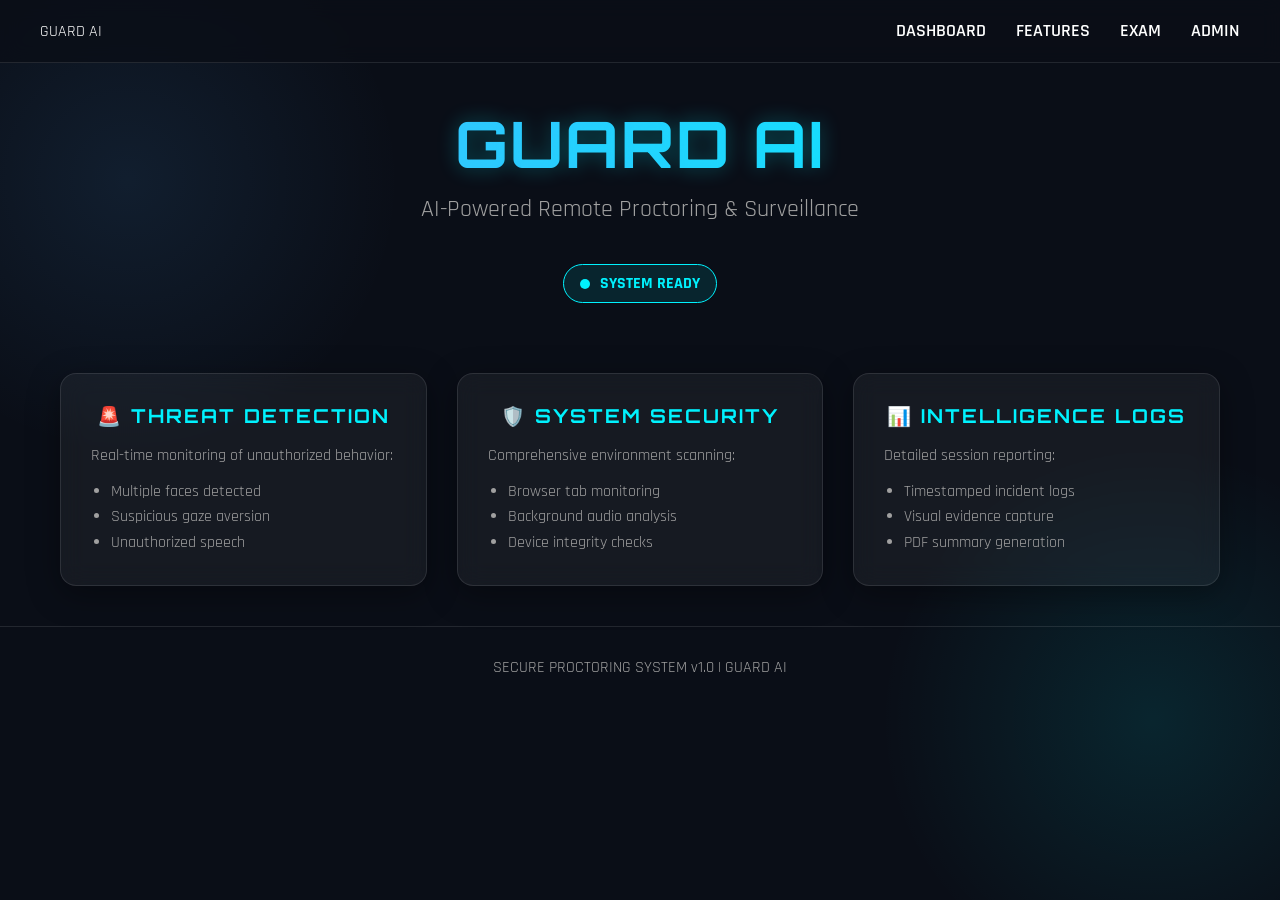
<file: pro/Guard-AI/Frontend/index.html>
<!DOCTYPE html>
<html lang="en">

<head>
  <meta charset="UTF-8" />
  <meta name="viewport" content="width=device-width, initial-scale=1.0" />
  <title>Guard AI | Control Center</title>
  <link rel="stylesheet" href="style.css">
  <link href="https://fonts.googleapis.com/css2?family=Orbitron:wght@700&family=Rajdhani:wght@400;600;700&display=swap"
    rel="stylesheet">
  <link href="https://cdn.jsdelivr.net/npm/aos@2.3.4/dist/aos.css" rel="stylesheet" />
</head>

<body>
  <nav>
    <div class="logo">GUARD AI</div>
    <ul>
      <li><a href="/">DASHBOARD</a></li>
      <li><a href="/feature.html">FEATURES</a></li>
      <li><a href="/exam">EXAM</a></li>
      <li><a href="/admin">ADMIN</a></li>
    </ul>
  </nav>

  <div class="dashboard-container">
    <header class="hero-header" data-aos="fade-down">
      <h1>Guard AI</h1>
      <p>AI-Powered Remote Proctoring & Surveillance</p>

      <div class="status-indicator">
        <div class="status-dot"></div>
        <span id="system-status">SYSTEM READY</span>
      </div>
    </header>



    <div class="info-grid">
      <div class="glass-card info-card" data-aos="fade-up" data-aos-delay="100">
        <h2>🚨 THREAT DETECTION</h2>
        <p>Real-time monitoring of unauthorized behavior:</p>
        <ul>
          <li>Multiple faces detected</li>
          <li>Suspicious gaze aversion</li>
          <li>Unauthorized speech</li>
        </ul>
      </div>

      <div class="glass-card info-card" data-aos="fade-up" data-aos-delay="200">
        <h2>🛡️ SYSTEM SECURITY</h2>
        <p>Comprehensive environment scanning:</p>
        <ul>
          <li>Browser tab monitoring</li>
          <li>Background audio analysis</li>
          <li>Device integrity checks</li>
        </ul>
      </div>

      <div class="glass-card info-card" data-aos="fade-up" data-aos-delay="300">
        <h2>📊 INTELLIGENCE LOGS</h2>
        <p>Detailed session reporting:</p>
        <ul>
          <li>Timestamped incident logs</li>
          <li>Visual evidence capture</li>
          <li>PDF summary generation</li>
        </ul>
      </div>
    </div>
  </div>

  <footer>
    <p>SECURE PROCTORING SYSTEM v1.0 | GUARD AI</p>
  </footer>

  <script src="https://cdn.jsdelivr.net/npm/aos@2.3.4/dist/aos.js"></script>
  <script>
    AOS.init({
      duration: 800,
      once: true
    });

  </script>
</body>

</html>
</file>
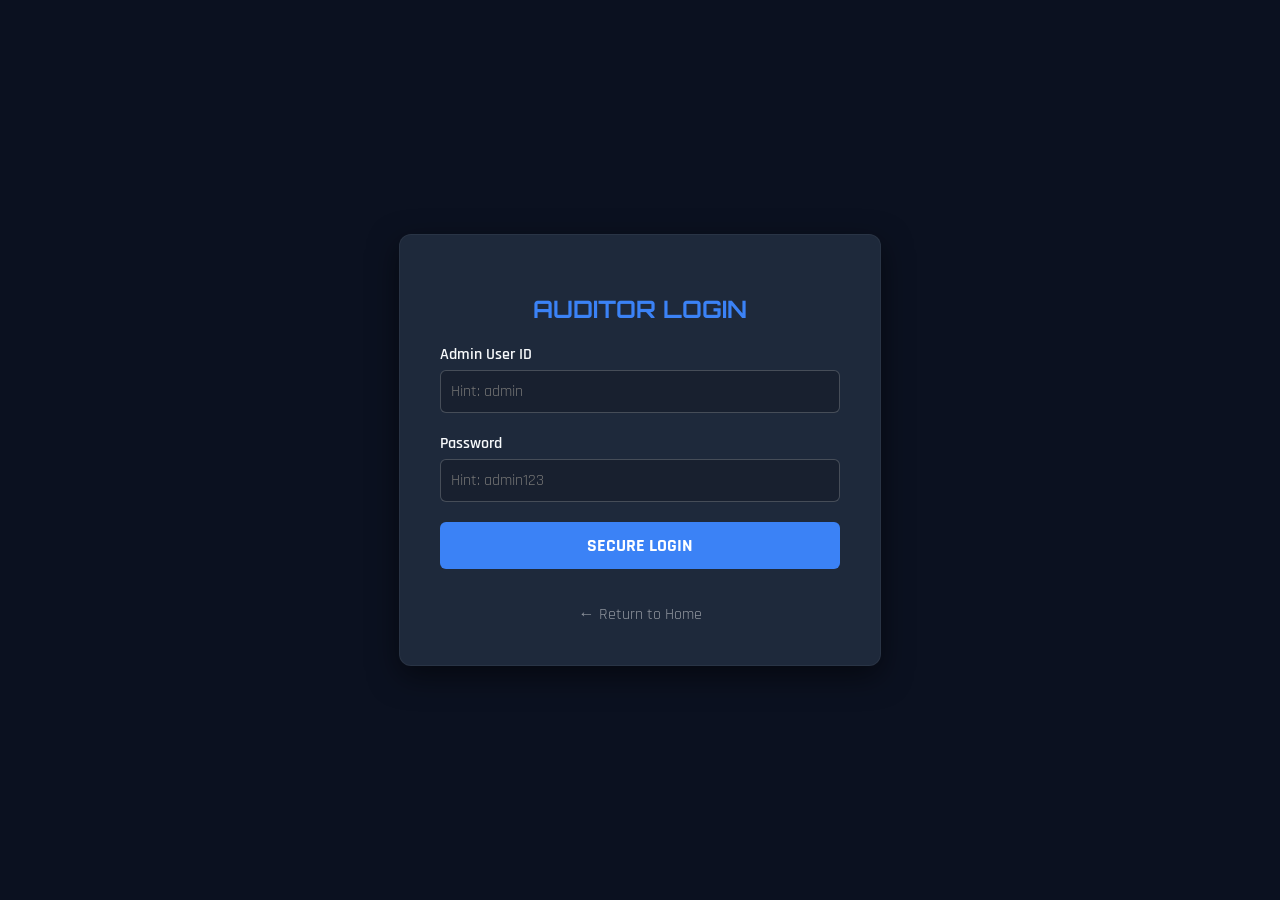
<file: pro/Guard-AI/Frontend/admin_login.html>
<!DOCTYPE html>
<html lang="en">
<head>
    <meta charset="UTF-8">
    <meta name="viewport" content="width=device-width, initial-scale=1.0">
    <title>Admin Login - Guard AI</title>
    <link href="https://fonts.googleapis.com/css2?family=Orbitron:wght@700&family=Rajdhani:wght@400;600;700&display=swap" rel="stylesheet">
    <style>
        :root {
            --bg: #0b1120;
            --panel: #1e293b;
            --text: #f8fafc;
            --accent: #3b82f6;
            --danger: #ef4444;
            --font-main: 'Rajdhani', sans-serif;
            --font-display: 'Orbitron', sans-serif;
        }

        body {
            font-family: var(--font-main);
            background: var(--bg);
            color: var(--text);
            margin: 0;
            display: flex;
            justify-content: center;
            align-items: center;
            height: 100vh;
        }

        .login-box {
            background: var(--panel);
            padding: 40px;
            border-radius: 12px;
            box-shadow: 0 10px 30px rgba(0,0,0,0.5);
            border: 1px solid rgba(255,255,255,0.05);
            text-align: center;
            width: 100%;
            max-width: 400px;
        }

        h2 {
            font-family: var(--font-display);
            color: var(--accent);
            margin-bottom: 20px;
        }

        .input-group {
            margin-bottom: 20px;
            text-align: left;
        }

        .input-group label {
            display: block;
            margin-bottom: 5px;
            font-weight: 600;
        }

        .input-group input {
            width: 100%;
            padding: 10px;
            border-radius: 6px;
            border: 1px solid rgba(255,255,255,0.2);
            background: rgba(0,0,0,0.2);
            color: white;
            font-family: var(--font-main);
            font-size: 16px;
            box-sizing: border-box;
            outline: none;
        }

        .input-group input:focus {
            border-color: var(--accent);
        }

        .btn {
            background: var(--accent);
            color: white;
            border: none;
            padding: 12px 20px;
            border-radius: 6px;
            font-family: var(--font-main);
            font-size: 18px;
            font-weight: 700;
            cursor: pointer;
            width: 100%;
            transition: 0.3s;
        }

        .btn:hover {
            background: #2563eb;
        }

        .error-msg {
            color: var(--danger);
            margin-top: 15px;
            font-weight: 600;
        }
        
        .home-link {
            display: inline-block;
            margin-top: 20px;
            color: rgba(255, 255, 255, 0.5);
            text-decoration: none;
        }
        
        .home-link:hover {
            color: white;
        }
    </style>
</head>
<body>

    <div class="login-box">
        <h2>AUDITOR LOGIN</h2>
        <form id="loginForm">
            <div class="input-group">
                <label>Admin User ID</label>
                <input type="text" id="username" required placeholder="Hint: admin">
            </div>
            <div class="input-group">
                <label>Password</label>
                <input type="password" id="password" required placeholder="Hint: admin123">
            </div>
            <button type="submit" class="btn">SECURE LOGIN</button>
        </form>
        <div id="errorMsg" class="error-msg"></div>
        <a href="/" class="home-link">← Return to Home</a>
    </div>

    <script>
        document.getElementById('loginForm').addEventListener('submit', function(e) {
            e.preventDefault();
            const u = document.getElementById('username').value;
            const p = document.getElementById('password').value;
            
            fetch('/api/login', {
                method: 'POST',
                headers: { 'Content-Type': 'application/json' },
                body: JSON.stringify({ username: u, password: p })
            })
            .then(res => res.json())
            .then(data => {
                if (data.status === 'success') {
                    window.location.href = '/admin-dashboard';
                } else {
                    document.getElementById('errorMsg').innerText = data.message;
                }
            })
            .catch(err => {
                document.getElementById('errorMsg').innerText = "System error occurred.";
            });
        });
    </script>
</body>
</html>
</file>
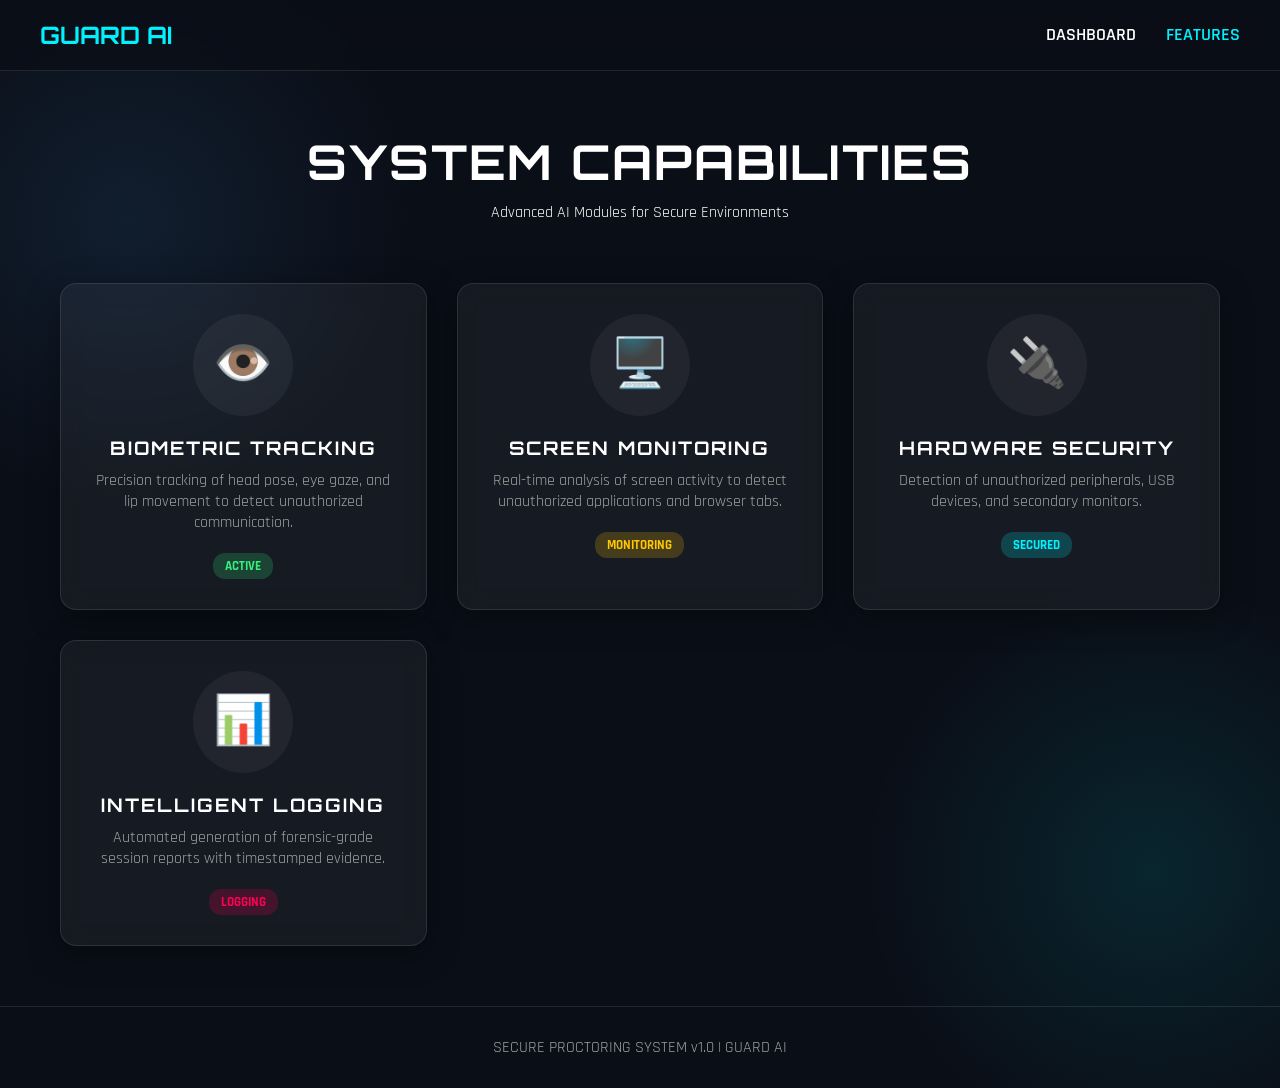
<file: pro/Guard-AI/Frontend/feature.html>
<!DOCTYPE html>
<html lang="en">

<head>
  <meta charset="UTF-8" />
  <meta name="viewport" content="width=device-width, initial-scale=1.0" />
  <title>Guard AI | Capabilities</title>
  <link rel="stylesheet" href="style.css">
  <link href="https://fonts.googleapis.com/css2?family=Orbitron:wght@700&family=Rajdhani:wght@400;600;700&display=swap"
    rel="stylesheet">
  <link href="https://cdn.jsdelivr.net/npm/aos@2.3.4/dist/aos.css" rel="stylesheet" />
</head>

<body>
  <nav>
    <div class="logo"
      style="font-family: 'Orbitron'; font-weight: bold; font-size: 1.5rem; color: var(--primary-color);">GUARD AI</div>
    <ul>
      <li><a href="index.html">DASHBOARD</a></li>
      <li><a href="feature.html" style="color: var(--primary-color);">FEATURES</a></li>
    </ul>
  </nav>

  <div class="features-header" data-aos="fade-down">
    <h1>SYSTEM CAPABILITIES</h1>
    <p>Advanced AI Modules for Secure Environments</p>
  </div>

  <div class="features-grid">
    <!-- Feature 1 -->
    <div class="glass-card feature-card" data-aos="fade-up">
      <div class="feature-icon">👁️</div>
      <h3>BIOMETRIC TRACKING</h3>
      <p>Precision tracking of head pose, eye gaze, and lip movement to detect unauthorized communication.</p>
      <span class="status-badge status-active">ACTIVE</span>
    </div>

    <!-- Feature 2 -->
    <div class="glass-card feature-card" data-aos="fade-up" data-aos-delay="100">
      <div class="feature-icon">🖥️</div>
      <h3>SCREEN MONITORING</h3>
      <p>Real-time analysis of screen activity to detect unauthorized applications and browser tabs.</p>
      <span class="status-badge status-monitoring">MONITORING</span>
    </div>

    <!-- Feature 3 -->
    <div class="glass-card feature-card" data-aos="fade-up" data-aos-delay="200">
      <div class="feature-icon">🔌</div>
      <h3>HARDWARE SECURITY</h3>
      <p>Detection of unauthorized peripherals, USB devices, and secondary monitors.</p>
      <span class="status-badge status-secured">SECURED</span>
    </div>

    <!-- Feature 4 -->
    <div class="glass-card feature-card" data-aos="fade-up" data-aos-delay="300">
      <div class="feature-icon">📊</div>
      <h3>INTELLIGENT LOGGING</h3>
      <p>Automated generation of forensic-grade session reports with timestamped evidence.</p>
      <span class="status-badge status-logging">LOGGING</span>
    </div>
  </div>

  <footer>
    <p>SECURE PROCTORING SYSTEM v1.0 | GUARD AI</p>
  </footer>

  <script src="https://cdn.jsdelivr.net/npm/aos@2.3.4/dist/aos.js"></script>
  <script>
    AOS.init({
      duration: 800,
      once: true
    });
  </script>
</body>

</html>
</file>
<file: pro/Guard-AI/Frontend/style.css>
:root {
  --bg-dark: #0a0e17;
  --bg-panel: rgba(255, 255, 255, 0.05);
  --primary-color: #00f2fe;
  --secondary-color: #4facfe;
  --accent-color: #ff0055;
  --text-main: #ffffff;
  --text-muted: #a0a0a0;
  --glass-border: rgba(255, 255, 255, 0.1);
  --font-heading: 'Orbitron', sans-serif;
  --font-body: 'Rajdhani', sans-serif;
}

* {
  margin: 0;
  padding: 0;
  box-sizing: border-box;
}

body {
  background-color: var(--bg-dark);
  color: var(--text-main);
  font-family: var(--font-body);
  overflow-x: hidden;
  min-height: 100vh;
  background-image: 
    radial-gradient(circle at 10% 20%, rgba(79, 172, 254, 0.1) 0%, transparent 20%),
    radial-gradient(circle at 90% 80%, rgba(0, 242, 254, 0.1) 0%, transparent 20%);
}

/* Typography */
h1, h2, h3 {
  font-family: var(--font-heading);
  text-transform: uppercase;
  letter-spacing: 2px;
}

a {
  text-decoration: none;
  color: var(--text-main);
  transition: color 0.3s ease;
}

a:hover {
  color: var(--primary-color);
}

/* Navigation */
nav {
  display: flex;
  justify-content: space-between;
  align-items: center;
  padding: 20px 40px;
  background: rgba(10, 14, 23, 0.8);
  backdrop-filter: blur(10px);
  position: sticky;
  top: 0;
  z-index: 100;
  border-bottom: 1px solid var(--glass-border);
}

nav ul {
  list-style: none;
  display: flex;
  gap: 30px;
}

nav a {
  font-size: 1.1rem;
  font-weight: 600;
}

/* Glassmorphism Utilities */
.glass-card {
  background: var(--bg-panel);
  backdrop-filter: blur(12px);
  -webkit-backdrop-filter: blur(12px);
  border: 1px solid var(--glass-border);
  border-radius: 16px;
  padding: 30px;
  box-shadow: 0 8px 32px 0 rgba(0, 0, 0, 0.37);
}

/* Dashboard Layout (Index) */
.dashboard-container {
  max-width: 1200px;
  margin: 40px auto;
  padding: 0 20px;
  text-align: center;
}

.hero-header h1 {
  font-size: 4rem;
  background: linear-gradient(to right, var(--secondary-color), var(--primary-color));
  -webkit-background-clip: text;
  -webkit-text-fill-color: transparent;
  margin-bottom: 10px;
  text-shadow: 0 0 20px rgba(0, 242, 254, 0.3);
}

.hero-header p {
  font-size: 1.5rem;
  color: var(--text-muted);
  margin-bottom: 40px;
}

.control-panel {
  display: flex;
  justify-content: center;
  gap: 20px;
  margin-bottom: 60px;
}

/* Buttons */
button {
  font-family: var(--font-heading);
  font-size: 1rem;
  padding: 15px 30px;
  border: none;
  border-radius: 8px;
  cursor: pointer;
  transition: all 0.3s ease;
  text-transform: uppercase;
  letter-spacing: 1px;
  position: relative;
  overflow: hidden;
}

.start-button {
  background: linear-gradient(45deg, #11998e, #38ef7d);
  color: white;
  box-shadow: 0 0 15px rgba(56, 239, 125, 0.4);
}

.start-button:hover {
  transform: translateY(-2px);
  box-shadow: 0 0 25px rgba(56, 239, 125, 0.6);
}

.stop-button {
  background: linear-gradient(45deg, #cb2d3e, #ef473a);
  color: white;
  box-shadow: 0 0 15px rgba(239, 71, 58, 0.4);
}

.stop-button:hover {
  transform: translateY(-2px);
  box-shadow: 0 0 25px rgba(239, 71, 58, 0.6);
}

.download-button {
  background: linear-gradient(45deg, #2980b9, #6dd5fa);
  color: white;
  box-shadow: 0 0 15px rgba(109, 213, 250, 0.4);
}

.download-button:disabled {
  background: #333;
  color: #666;
  cursor: not-allowed;
  box-shadow: none;
  transform: none;
}

/* Status Indicator */
.status-indicator {
  display: inline-flex;
  align-items: center;
  gap: 10px;
  padding: 8px 16px;
  background: rgba(0, 242, 254, 0.1);
  border: 1px solid var(--primary-color);
  border-radius: 20px;
  color: var(--primary-color);
  font-weight: bold;
  margin-bottom: 30px;
}

.status-dot {
  width: 10px;
  height: 10px;
  background-color: var(--primary-color);
  border-radius: 50%;
  animation: pulse 2s infinite;
}

@keyframes pulse {
  0% { box-shadow: 0 0 0 0 rgba(0, 242, 254, 0.7); }
  70% { box-shadow: 0 0 0 10px rgba(0, 242, 254, 0); }
  100% { box-shadow: 0 0 0 0 rgba(0, 242, 254, 0); }
}

/* Info Grid */
.info-grid {
  display: grid;
  grid-template-columns: repeat(auto-fit, minmax(300px, 1fr));
  gap: 30px;
  margin-top: 40px;
}

.info-card h2 {
  color: var(--primary-color);
  margin-bottom: 15px;
  font-size: 1.2rem;
}

.info-card p, .info-card ul {
  color: var(--text-muted);
  line-height: 1.6;
  text-align: left;
}

.info-card ul {
  padding-left: 20px;
  margin-top: 10px;
}

/* Features Page */
.features-header {
  text-align: center;
  padding: 60px 20px;
}

.features-header h1 {
  font-size: 3rem;
  color: var(--text-main);
  margin-bottom: 10px;
}

.features-grid {
  display: grid;
  grid-template-columns: repeat(auto-fit, minmax(280px, 1fr));
  gap: 30px;
  max-width: 1200px;
  margin: 0 auto 60px;
  padding: 0 20px;
}

.feature-card {
  text-align: center;
  transition: transform 0.3s ease, border-color 0.3s ease;
}

.feature-card:hover {
  transform: translateY(-10px);
  border-color: var(--primary-color);
}

.feature-icon {
  font-size: 3rem;
  margin-bottom: 20px;
  display: inline-block;
  padding: 20px;
  background: rgba(255, 255, 255, 0.05);
  border-radius: 50%;
  color: var(--primary-color);
}

.feature-card h3 {
  margin-bottom: 10px;
  color: var(--text-main);
}

.feature-card p {
  color: var(--text-muted);
  margin-bottom: 20px;
}

.status-badge {
  display: inline-block;
  padding: 5px 12px;
  border-radius: 12px;
  font-size: 0.8rem;
  font-weight: bold;
  text-transform: uppercase;
}

.status-active { background: rgba(56, 239, 125, 0.2); color: #38ef7d; }
.status-monitoring { background: rgba(255, 200, 0, 0.2); color: #ffc800; }
.status-secured { background: rgba(0, 242, 254, 0.2); color: #00f2fe; }
.status-logging { background: rgba(255, 0, 85, 0.2); color: #ff0055; }

/* Footer */
footer {
  text-align: center;
  padding: 30px;
  border-top: 1px solid var(--glass-border);
  color: var(--text-muted);
  margin-top: auto;
}
</file>
